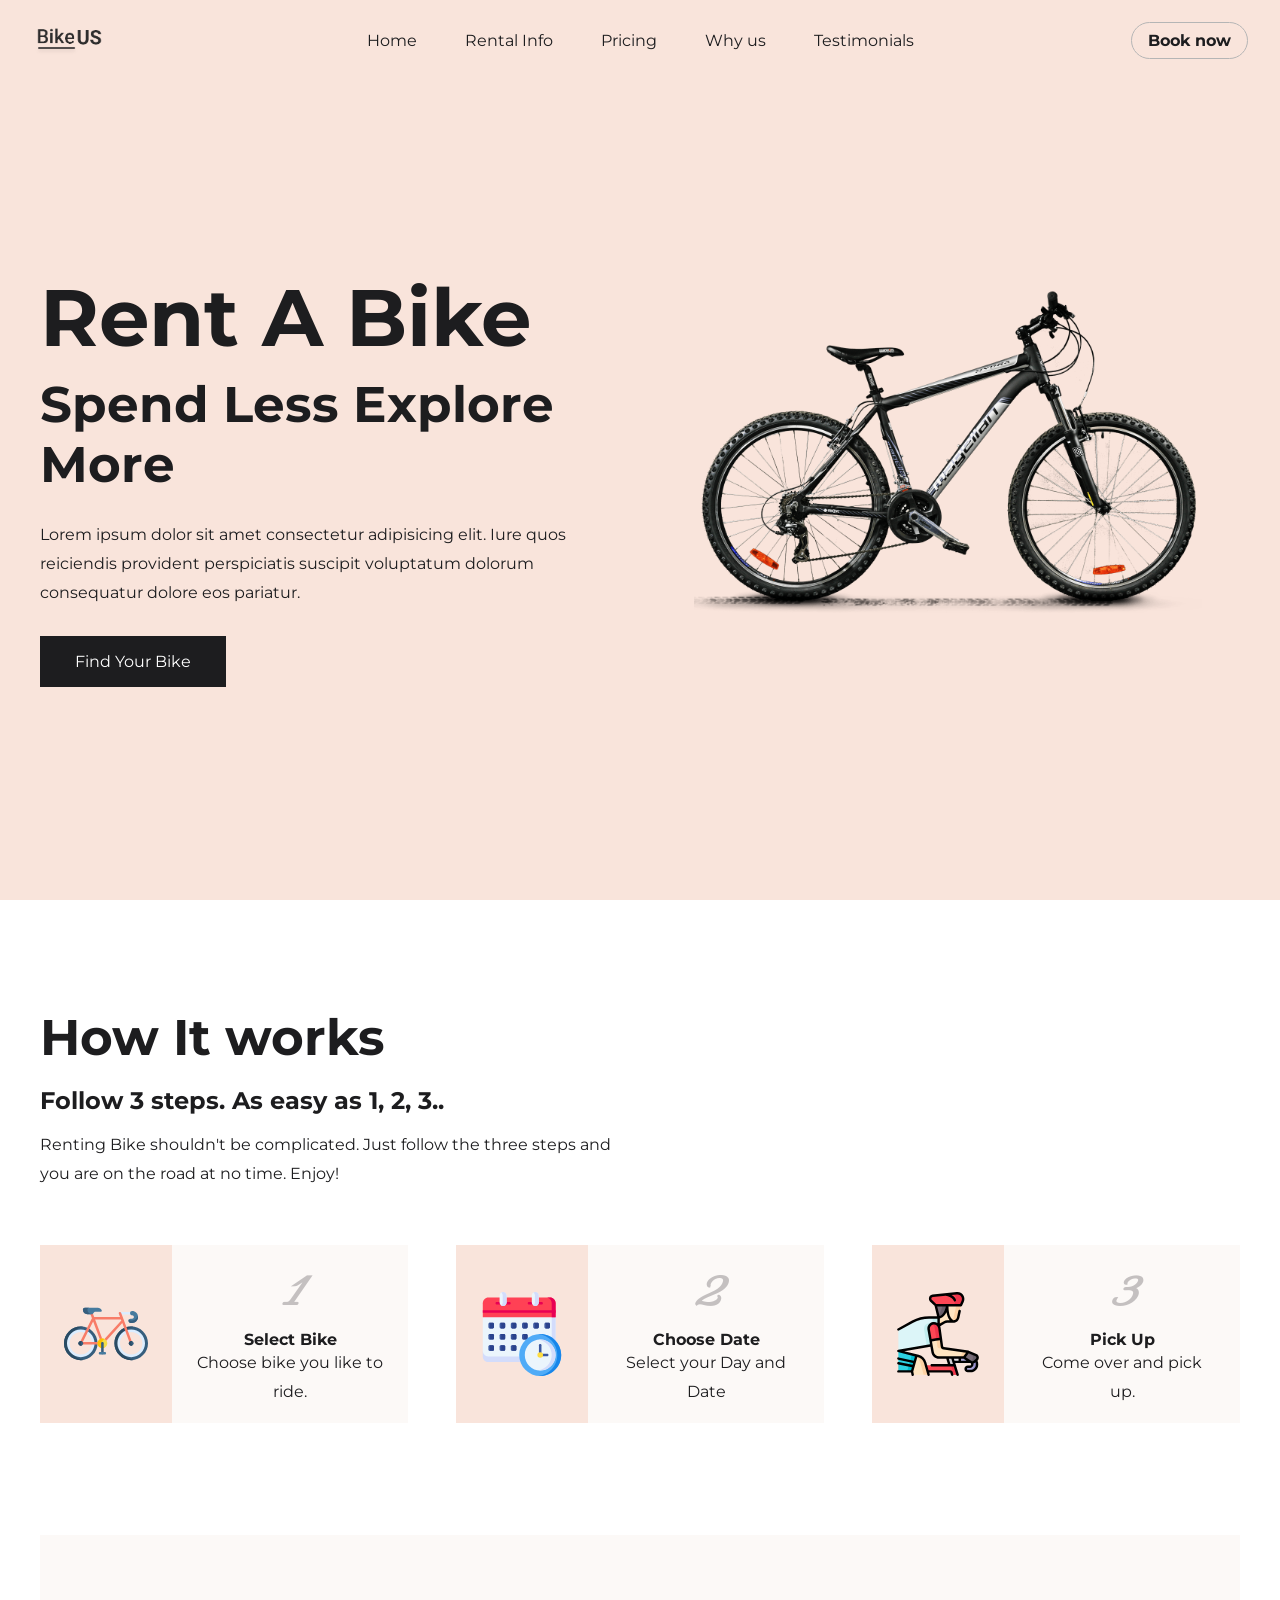
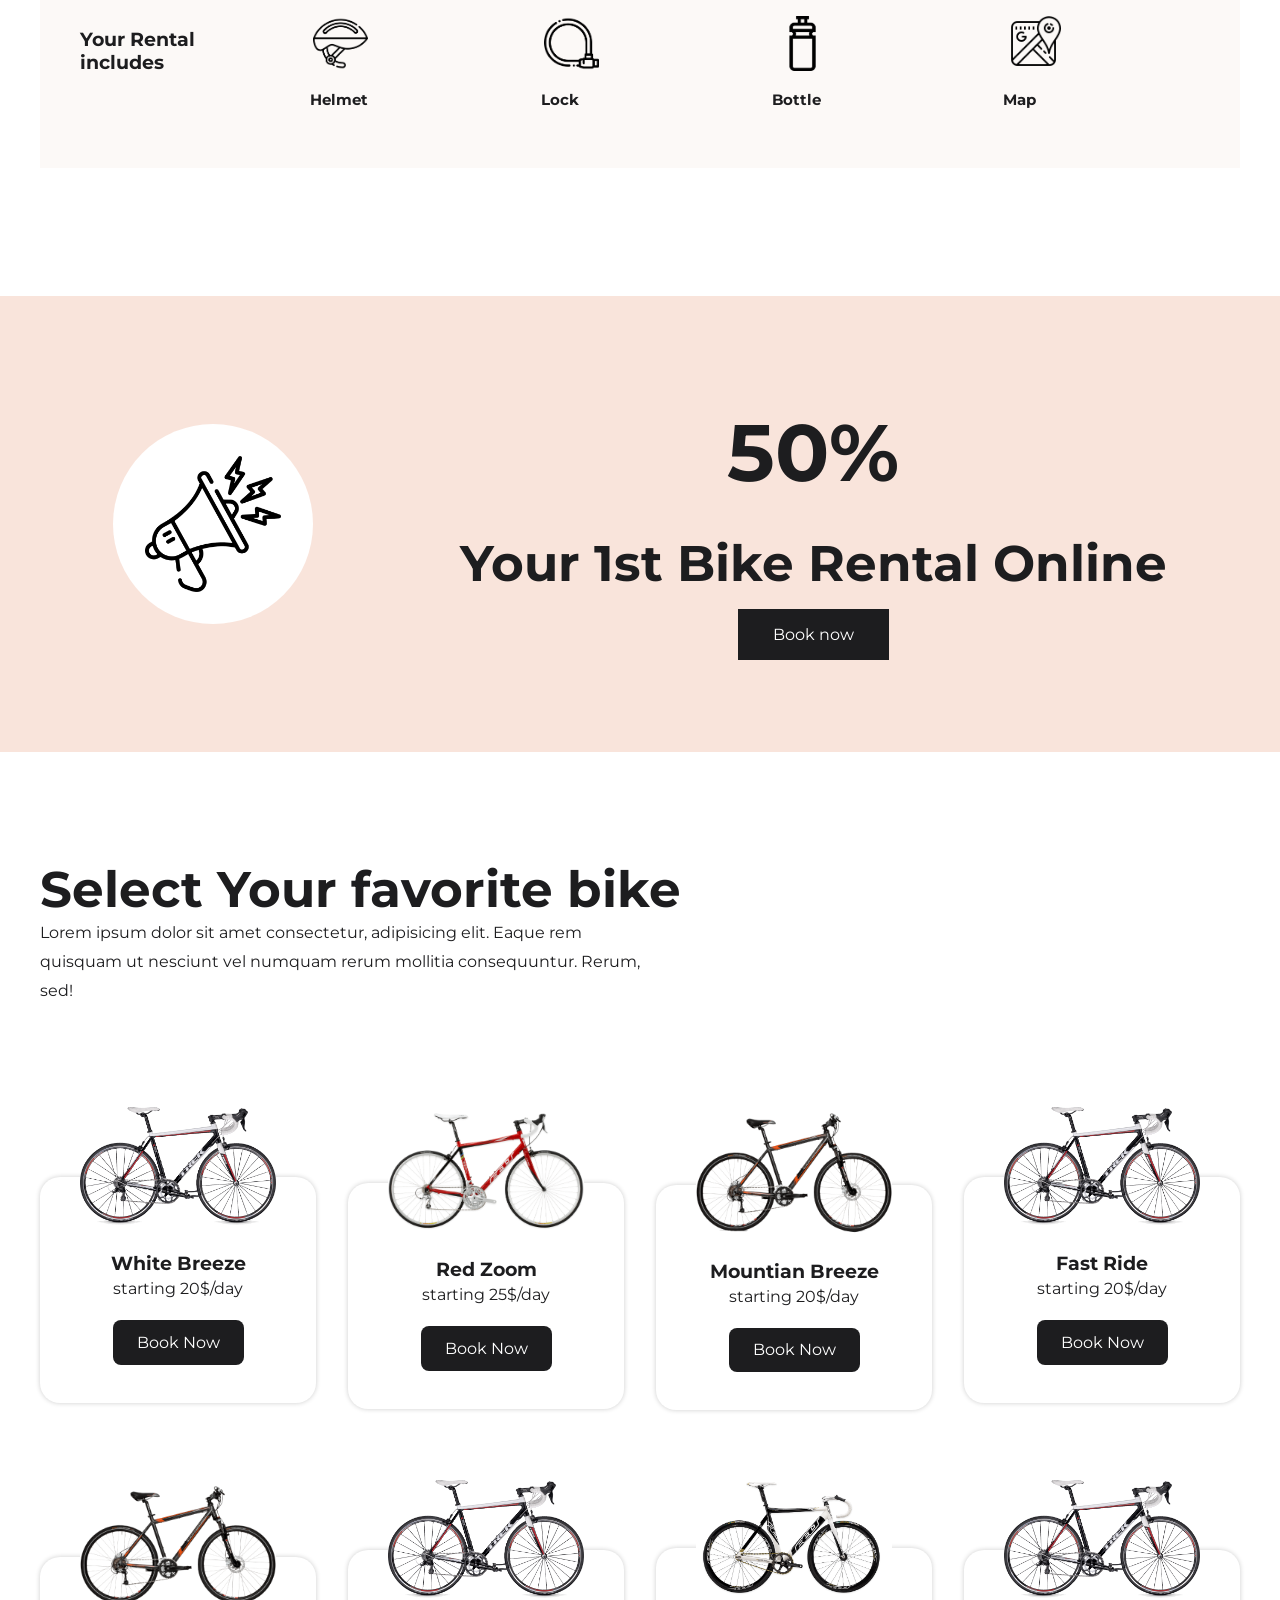
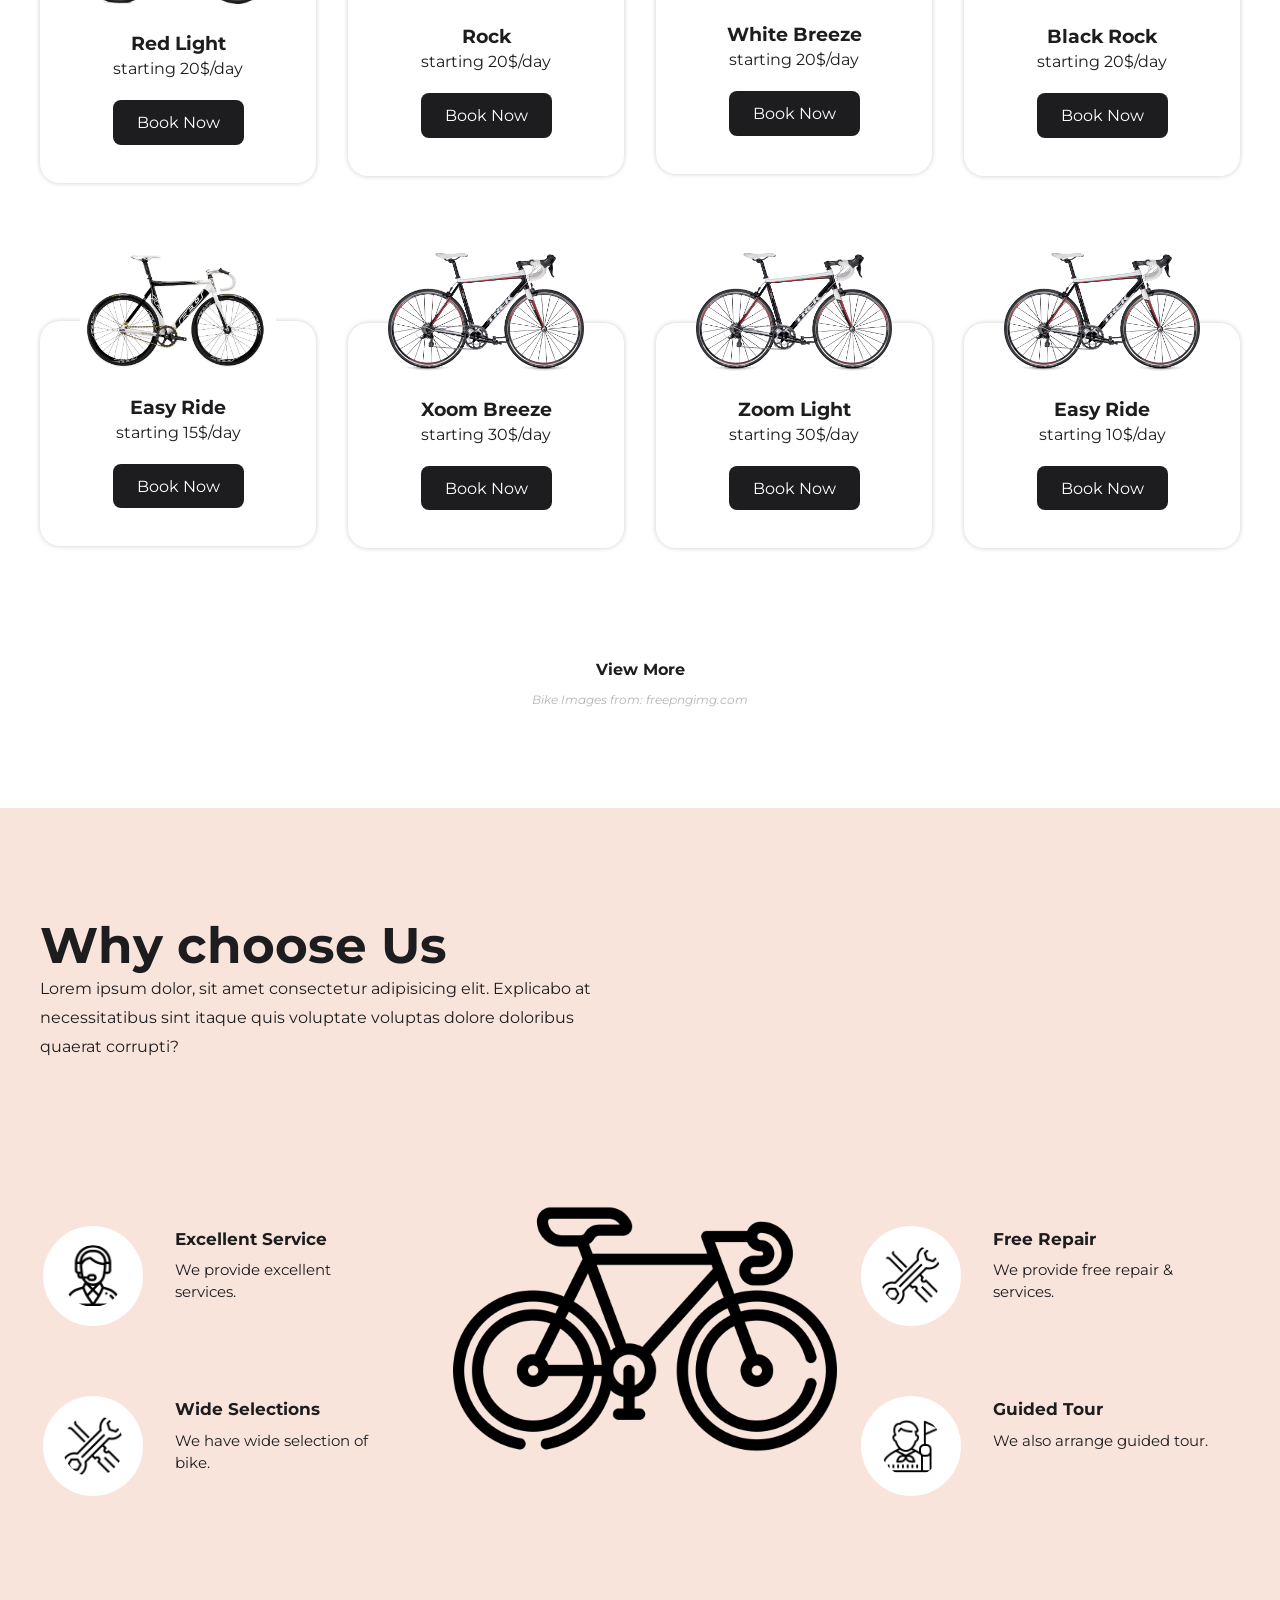
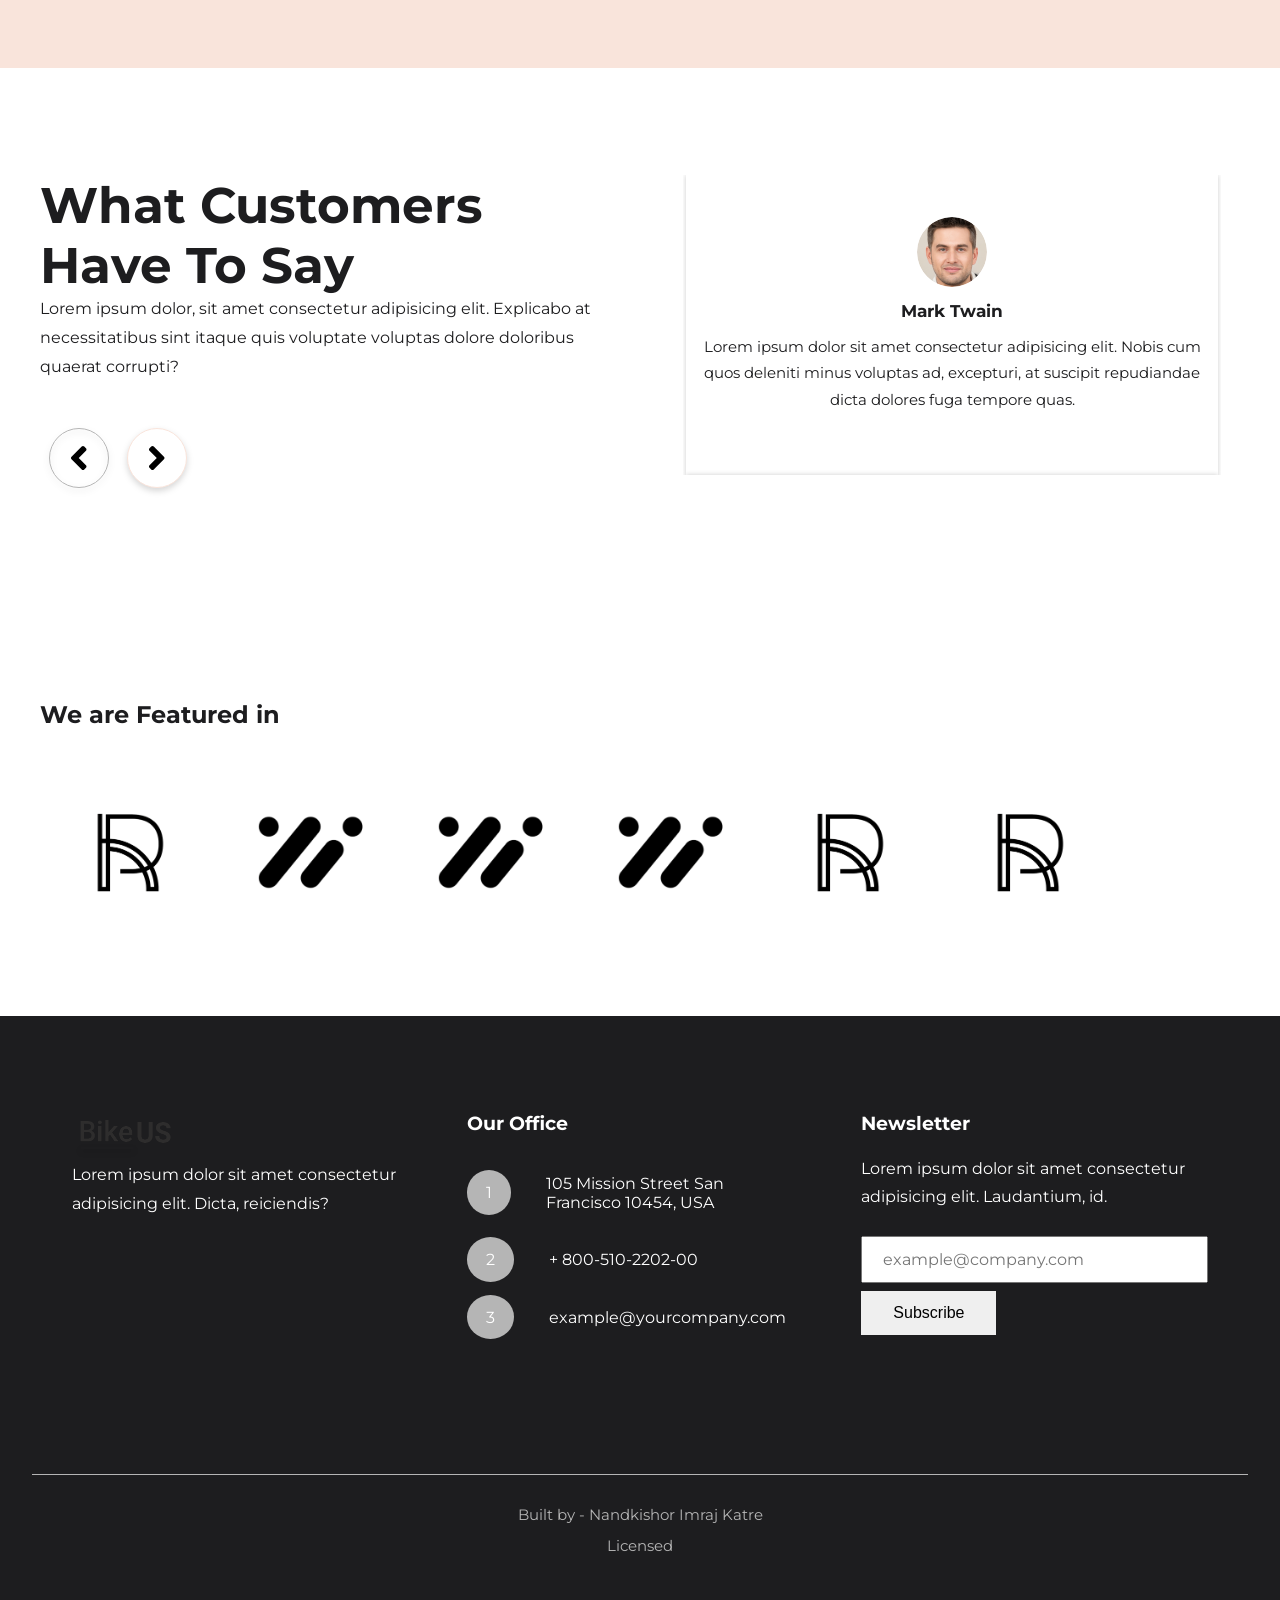
<file: projects/cycle/index.html>
<!DOCTYPE html>
<html lang="en">
  <head>
    <meta charset="UTF-8" />
    <meta http-equiv="X-UA-Compatible" content="IE=edge" />
    <meta name="viewport" content="width=device-width, initial-scale=1.0" />
    <!-- Font awesome -->
    <link href="./asset/css/style.css" rel="stylesheet" />
    <!-- Main style sheet -->
    <!-- <link href="css/style.css" rel="stylesheet" /> -->
    <title>BikeUS-Bike rental</title>
  </head>

  <body>
    <!-- Header -->
    <header class="header" id="header">
      <nav class="nav" id="nav">
        <a href="#"
          ><img src="./asset/images/logo.png" class="logo" alt="site logo"
        /></a>
        <div class="nav_menu" id="nav-menu">
          <ul class="nav_list">
            <li class="nav_item"><a href="#" class="nav_link">Home</a></li>
            <li class="nav_item">
              <a href="#about" class="nav_link">Rental Info</a>
            </li>
            <li class="nav_item">
              <a href="#select" class="nav_link">Pricing</a>
            </li>
            <li class="nav_item">
              <a href="#featured" class="nav_link">Why us</a>
            </li>
            <li class="nav_item">
              <a href="#testimonials" class="nav_link">Testimonials</a>
            </li>
          </ul>
        </div>
        <div class="book-cta"><a href="">Book now</a></div>
        <div class="nav_toggle" id="nav-toggle">
          <i class="fas fa-bars icon"></i>
        </div>
      </nav>
    </header>
    <!-- Main -->
    <!-- Section Hero -->
    <section class="hero">
      <div class="container bd-grid">
        <div class="left-col">
          <h1 class="heading">Rent A Bike</h1>
          <h2 class="sub-heading">Spend Less Explore More</h2>
          <p class="description">
            Lorem ipsum dolor sit amet consectetur adipisicing elit. Iure quos
            reiciendis provident perspiciatis suscipit voluptatum dolorum
            consequatur dolore eos pariatur.
          </p>
          <a href="#select" class="primary-cta">Find Your Bike</a>
        </div>
        <div class="hero-img">
          <img
            src="./asset/images/hero.png"
            class="hero-img"
            alt="Hero Image"
          />
        </div>
      </div>
    </section>
    <!-- Section How it Work -->
    <section class="info" id="about">
      <div class="container bd-grid">
        <h2 class="section-heading">How It works</h2>
        <h3 class="section-sub-heading">
          Follow 3 steps. As easy as 1, 2, 3..
        </h3>
        <p class="description">
          Renting Bike shouldn't be complicated. Just follow the three steps and
          <br />
          you are on the road at no time. Enjoy!
        </p>
        <!-- Info cards -->
        <div class="cards">
          <div class="card">
            <div class="card-header">
              <div class="card-image">
                <img src="./asset/images/bicycle.svg" alt="bike icon" />
              </div>
            </div>
            <div class="card-body">
              <div class="card-body-text">
                <h1>1</h1>
                <h4>Select Bike</h4>
                <p class="description">Choose bike you like to ride.</p>
              </div>
            </div>
          </div>
          <div class="card">
            <div class="card-header">
              <div class="card-image">
                <img src="./asset/images/schedule.svg" alt="bike icon" />
              </div>
            </div>
            <div class="card-body">
              <div class="card-body-text">
                <h1>2</h1>
                <h4>Choose Date</h4>
                <p class="description">Select your Day and Date</p>
              </div>
            </div>
          </div>
          <div class="card">
            <div class="card-header">
              <div class="card-image">
                <img src="./asset/images/cyclist.svg" alt="bike icon" />
              </div>
            </div>
            <div class="card-body">
              <div class="card-body-text">
                <h1>3</h1>
                <h4>Pick Up</h4>
                <p class="description">Come over and pick up.</p>
              </div>
            </div>
          </div>
        </div>
        <!-- Package includes -->
        <div class="package">
          <div class="container bd-grid">
            <h3>Your Rental includes</h3>
            <div class="package-item">
              <div class="package-list">
                <img src="./asset/images/helmet.png" alt="icon helmet" />
                <p>Helmet</p>
              </div>
              <div class="package-list">
                <img src="./asset/images/lock.png" alt="icon Lock" />
                <p>Lock</p>
              </div>
              <div class="package-list">
                <img src="./asset/images/water-bottle.png" alt="icon bottle" />
                <p>Bottle</p>
              </div>
              <div class="package-list">
                <img src="./asset/images/map.png" alt="icon map" />
                <p>Map</p>
              </div>
            </div>
          </div>
        </div>
      </div>
    </section>
    <!-- Section Promotions -->
    <section class="promotions">
      <div class="container bd-grid">
        <div class="promo-image">
          <img
            src="./asset/images/megaphone.png"
            class="megaphone"
            alt="promotion image"
          />
        </div>
        <div class="promo-details">
          <h2 class="heading"><span>50%</span></h2>
          <h2 class="sub-heading">Your 1st Bike Rental Online</h2>
          <a href="#" class="primary-cta">Book now</a>
        </div>
      </div>
    </section>
    <!-- Section Bike selection -->
    <section class="bike-selection" id="select">
      <div class="container bd-grid">
        <h1 class="section-heading">Select Your favorite bike</h1>
        <p class="description">
          Lorem ipsum dolor sit amet consectetur, adipisicing elit. Eaque rem
          <br />
          quisquam ut nesciunt vel numquam rerum mollitia consequuntur. Rerum,
          <br />
          sed!
        </p>
        <div class="bike-list">
          <div class="card">
            <div class="card-header">
              <img src="./asset/images/bike1.png" alt="bike image" />
            </div>
            <div class="card-text">
              <h3>White Breeze</h3>
              <p class="description">starting 20$/day</p>
              <a href="" class="secondary-cta">Book Now</a>
            </div>
          </div>
          <div class="card">
            <div class="card-header">
              <img src="./asset/images/bike2.png" alt="bike image" />
            </div>
            <div class="card-text">
              <h3>Red Zoom</h3>
              <p class="description">starting 25$/day</p>
              <a href="" class="secondary-cta">Book Now</a>
            </div>
          </div>
          <div class="card">
            <div class="card-header">
              <img src="./asset/images/bike3.png" alt="bike image" />
            </div>
            <div class="card-text">
              <h3>Mountian Breeze</h3>
              <p class="description">starting 20$/day</p>
              <a href="" class="secondary-cta">Book Now</a>
            </div>
          </div>
          <div class="card">
            <div class="card-header">
              <img src="./asset/images/bike1.png" alt="bike image" />
            </div>
            <div class="card-text">
              <h3>Fast Ride</h3>
              <p class="description">starting 20$/day</p>
              <a href="" class="secondary-cta">Book Now</a>
            </div>
          </div>
          <div class="card">
            <div class="card-header">
              <img src="./asset/images/bike3 (1).png" alt="bike image" />
            </div>
            <div class="card-text">
              <h3>Red Light</h3>
              <p class="description">starting 20$/day</p>
              <a href="" class="secondary-cta">Book Now</a>
            </div>
          </div>
          <div class="card">
            <div class="card-header">
              <img src="./asset/images/bike1.png" alt="bike image" />
            </div>
            <div class="card-text">
              <h3>Rock</h3>
              <p class="description">starting 20$/day</p>
              <a href="" class="secondary-cta">Book Now</a>
            </div>
          </div>
          <div class="card">
            <div class="card-header">
              <img src="./asset/images/bike8.png" alt="bike image" />
            </div>
            <div class="card-text">
              <h3>White Breeze</h3>
              <p class="description">starting 20$/day</p>
              <a href="" class="secondary-cta">Book Now</a>
            </div>
          </div>
          <div class="card">
            <div class="card-header">
              <img src="./asset/images/bike1.png" alt="bike image" />
            </div>
            <div class="card-text">
              <h3>Black Rock</h3>
              <p class="description">starting 20$/day</p>
              <a href="" class="secondary-cta">Book Now</a>
            </div>
          </div>
          <div class="card">
            <div class="card-header">
              <img src="./asset/images/bike8 (1).png" alt="bike image" />
            </div>
            <div class="card-text">
              <h3>Easy Ride</h3>
              <p class="description">starting 15$/day</p>
              <a href="" class="secondary-cta">Book Now</a>
            </div>
          </div>
          <div class="card">
            <div class="card-header">
              <img src="./asset/images/bike1.png" alt="bike image" />
            </div>
            <div class="card-text">
              <h3>Xoom Breeze</h3>
              <p class="description">starting 30$/day</p>
              <a href="" class="secondary-cta">Book Now</a>
            </div>
          </div>
          <div class="card">
            <div class="card-header">
              <img src="./asset/images/bike1.png" alt="bike image" />
            </div>
            <div class="card-text">
              <h3>Zoom Light</h3>
              <p class="description">starting 30$/day</p>
              <a href="" class="secondary-cta">Book Now</a>
            </div>
          </div>
          <div class="card">
            <div class="card-header">
              <img src="./asset/images/bike1.png" alt="bike image" />
            </div>
            <div class="card-text">
              <h3>Easy Ride</h3>
              <p class="description">starting 10$/day</p>
              <a href="" class="secondary-cta">Book Now</a>
            </div>
          </div>
        </div>
        <div class="view-more">
          <a href="#">View More</a>
          <!-- Remove This line -->
          <p
            style="
              font-size: 12px;
              padding: 0.8rem;
              font-weight: lighter;
              color: var(--dark-light);
              font-style: italic;
            "
          >
            Bike Images from: freepngimg.com
          </p>
        </div>
      </div>
    </section>
    <!-- Section Why Us -->
    <section class="why-us" id="featured">
      <div class="container bd-grid">
        <h1 class="section-heading">Why choose Us</h1>
        <p class="description">
          Lorem ipsum dolor, sit amet consectetur adipisicing elit. Explicabo at
          <br />
          necessitatibus sint itaque quis voluptate voluptas dolore doloribus
          <br />
          quaerat corrupti?
        </p>
        <div class="why-us-list">
          <div class="why-us-info-boxes">
            <div class="why-us-box">
              <div class="why-us-content">
                <div class="why-us-text">
                  <h3>Excellent Service</h3>
                  <p>We provide excellent services.</p>
                </div>
                <img
                  src="./asset/images/support.png"
                  class="icons"
                  alt="service icon"
                />
              </div>
            </div>
            <div class="why-us-content">
              <div class="why-us-text">
                <h3>Wide Selections</h3>
                <p>We have wide selection of bike.</p>
              </div>
              <img
                src="./asset/images/services.png"
                class="icons"
                alt="service icon"
              />
            </div>
          </div>
          <div class="why-us-info-boxes">
            <div class="why-us-content">
              <img
                src="./asset/images/bicycle.png"
                class="big-bike"
                alt="big icon"
              />
            </div>
          </div>
          <div class="why-us-info-boxes">
            <div class="why-us-box">
              <div class="why-us-content">
                <div class="why-us-text">
                  <h3>Free Repair</h3>
                  <p>We provide free repair & services.</p>
                </div>
                <img
                  src="./asset/images/services.png"
                  class="icons"
                  alt="service icon"
                />
              </div>
            </div>
            <div class="why-us-content">
              <div class="why-us-text">
                <h3>Guided Tour</h3>
                <p>We also arrange guided tour.</p>
              </div>
              <img
                src="./asset/images/guide.png"
                class="icons"
                alt="service icon"
              />
            </div>
          </div>
        </div>
      </div>
    </section>
    <!-- Section Testimonials -->
    <section class="testimonial" id="testimonials">
      <div class="container bd-grid">
        <div class="testimonial-inner">
          <div class="section-intro">
            <h1 class="section-heading">What Customers Have To Say</h1>
            <p class="description">
              Lorem ipsum dolor, sit amet consectetur adipisicing elit.
              Explicabo at necessitatibus sint itaque quis voluptate voluptas
              dolore doloribus quaerat corrupti?
            </p>
            <div class="control">
              <img
                src="./asset/images/left.png"
                alt="icon arrow left"
                id="left"
                class="control-arrow"
              />
              <img
                src="./asset/images/right.png"
                alt="icon arrow right"
                id="right"
                class="control-arrow"
              />
            </div>
          </div>
          <div class="testimonial-box">
            <div id="slide">
              <div class="card">
                <div class="profile">
                  <img src="./asset/images/avatar1.png" alt="avatar image" />
                  <h3>Mark Twain</h3>
                </div>
                <p class="description">
                  Lorem ipsum dolor sit amet consectetur adipisicing elit. Nobis
                  cum quos deleniti minus voluptas ad, excepturi, at suscipit
                  repudiandae dicta dolores fuga tempore quas.
                </p>
              </div>
              <div class="card">
                <div class="profile">
                  <img src="./asset/images/avatar1.png" alt="avatar image" />
                  <h3>Avater 2</h3>
                </div>
                <p class="description">
                  Lorem ipsum dolor sit amet consectetur adipisicing elit. Nobis
                  cum quos deleniti minus voluptas ad, excepturi, at suscipit
                  repudiandae dicta dolores fuga tempore quas.
                </p>
              </div>
              <div class="card">
                <div class="profile">
                  <img src="./asset/images/avatar1.png" alt="avatar image" />
                  <h3>Avater 2</h3>
                </div>
                <p class="description">
                  Lorem ipsum dolor sit amet consectetur adipisicing elit. Nobis
                  cum quos deleniti minus voluptas ad, excepturi, at suscipit
                  repudiandae dicta dolores fuga tempore quas.
                </p>
              </div>
              <div class="card">
                <div class="profile">
                  <img src="./asset/images/avatar1.png" alt="avatar image" />
                  <h3>Mark Twain</h3>
                </div>
                <p class="description">
                  Lorem ipsum dolor sit amet consectetur adipisicing elit. Nobis
                  cum quos deleniti minus voluptas ad, excepturi, at suscipit
                  repudiandae dicta dolores fuga tempore quas.
                </p>
              </div>
            </div>
          </div>
        </div>
      </div>
    </section>
    <!-- Section Featured -->
    <section class="featured">
      <div class="container bd-grid">
        <h2>We are Featured in</h2>
        <ul class="featured-list">
          <li class="featured-item">
            <img src="./asset/images/company1.png" alt="icon tripadvisor" />
          </li>
          <li class="featured-item">
            <img src="./asset/images/company2.png" alt="icon BBC" />
          </li>
          <li class="featured-item">
            <img src="./asset/images/company2.png" alt="icon wired" />
          </li>
          <li class="featured-item">
            <img src="./asset/images/company2.png" alt="icon news" />
          </li>
          <li class="featured-item">
            <img src="./asset/images/company1.png" alt="icon news" />
          </li>
          <li class="featured-item">
            <img src="./asset/images/company1.png" alt="icon news" />
          </li>
        </ul>
      </div>
    </section>
    <!-- Section Footer -->
    <footer class="footer">
      <div class="container bd-grid">
        <div class="footer-content">
          <div class="footer-about">
            <img
              src="./asset/images/logo.png"
              alt="footer logo"
              class="footer-logo"
            />
            <p class="description">
              Lorem ipsum dolor sit amet consectetur adipisicing elit. Dicta,
              reiciendis?
            </p>
          </div>
          <div class="footer-menu">
            <h3>Our Office</h3>
            <div class="footer-menu-item">
              <span>1</span>
              <p>105 Mission Street San Francisco 10454, USA</p>
            </div>
            <div class="footer-menu-item">
              <span>2</span>
              <p>+ 800-510-2202-00</p>
            </div>
            <div class="footer-menu-item">
              <span>3</span>
              <p>example@yourcompany.com</p>
            </div>
          </div>
          <div class="footer-menu">
            <h3>Newsletter</h3>
            <p class="description">
              Lorem ipsum dolor sit amet consectetur adipisicing elit.
              Laudantium, id.
            </p>
            <form action="POST">
              <input type="text" placeholder="example@company.com" />
              <input type="button" class="button" value="Subscribe" />
            </form>
          </div>
        </div>
      </div>
      <div class="copyright">
        <span></span> Built by -
        <a href="#" target="_blank">Nandkishor Imraj Katre</a>
        <p>Licensed</p>
      </div>
    </footer>
    <!--MAIN JS-->
    <script src="./asset/js/script.js"></script>
  </body>
</html>
</file>
<file: projects/cycle/asset/css/style.css>
/*--
  Author: Dorjee T
  Author URL: http://dthinley.com
  License: Creative Commons Attribution 3.0 Unported
  License URL: http://creativecommons.org/licenses/by/3.0/
--*/


/*--GOOGLE FONT--*/

@import url('https://fonts.googleapis.com/css2?family=Montserrat:wght@200;300;400;600&display=swap');
@import url('https://fonts.googleapis.com/css2?family=MonteCarlo&display=swap');

/*--CSS VARIABLES--*/

:root {
    --header-height: 4rem;
    /*--Font Weight--*/
    --font-medium: 500;
    --font-semi-bold: 600;
    --font-bold: 700;
    /*--Colors--*/
    --primary-color: #F9E4DB;
    --secondary-color: #FCF9F7;
    --footer-color: #323232;
    --white-color: #FFF;
    --dark-color: #1D1D1F;
    --dark-light: #B5B5B5;
    /*--font/typography--*/
    --body-font: 'Montserrat', sans-serif;
    --big-font: 2rem;
    --biggest-font: 2.5rem;
    --normal-font: .9rem;
    --small-font: .8rem;
}

@media screen and (min-width: 768px) {
     :root {
        /*--font/typography--*/
        --big-font: 1.5rem;
        --bigger-font: 3.1rem;
        --biggest-font: 5rem;
        --normal-font: 1rem;
        --small-font: .92rem;
    }
}

@media screen and (max-width: 832px) {
     :root {
        /*--font/typography--*/
        --big-font: 1rem;
        --bigger-font: 2rem;
        --biggest-font: 3rem;
    }
}


/*--BASE STYLE--*/

*,
::before,
::after {
    box-sizing: border-box;
}

html {
    scroll-behavior: smooth;
}

body {
    margin: 0;
    font-family: var(--body-font);
    font-size: var(--normal-font);
    color: var(--dark-color);
}

h1,
h2,
h3,
h4,
p,
ul {
    margin: 0;
}

ul {
    padding: 0;
    list-style: none;
}

a {
    text-decoration: none;
    color: var(--dark-color);
}

img {
    display: block;
    width: 100%;
}


/*--Website Logo--*/

.logo {
    max-width: 70px;
}


/*--Common container and Grid--*/

.container {
    padding: 2rem 1.5rem;
}

.bd-grid {
    max-width: 1390px;
    display: grid;
    grid-template-columns: 100%;
    column-gap: 2rem;
    width: calc(100% - 2rem);
    margin-left: 1rem;
    margin-right: 1rem;
}


/*--Section--*/

section {
    margin-top: calc(var(--header-height) - 4rem);
    padding: 3.5rem 0;
}


/*--Section Heading--*/

.section-heading {
    font-size: var(--bigger-font);
    padding-top: 1.2rem;
}

.section-sub-heading {
    font-size: var(--big-font);
    padding-top: 1.2rem;
    padding-bottom: 1rem;
}


/*--Heading--*/

.heading {
    font-size: var(--biggest-font);
}

.sub-heading {
    font-size: var(--bigger-font);
}


/*--Paragraph(Description Style)--*/

.description {
    line-height: 1.8;
    padding-bottom: 1rem;
}


/*--Button/CTA --*/

.primary-cta {
    background: var(--dark-color);
    color: var(--white-color);
    padding: 1rem 2.2rem;
    transition: .5s ease-in-out;
}

.primary-cta:hover {
    background: var(--white-color);
    color: var(--dark-color);
    transform: translateY(100px);
    border: 1px solid var(--dark-color);
}

.secondary-cta {
    display: inline-block;
    border-radius: .5rem;
    background: var(--dark-color);
    color: var(--white-color);
    padding: .8rem 1.5rem;
    transition: .5s ease-in-out;
}

.secondary-cta:hover {
    background: var(--primary-color);
    color: var(--dark-color);
    transform: translateX(5px);
}


/*--Top corner Book now Btn --*/

.book-cta a {
    font-weight: var(--font-bold);
    border: .1px solid var(--dark-light);
    padding: .5rem 1rem;
    border-radius: 2rem;
    transition: .2s ease-in;
}

.book-cta a:hover {
    background: var(--dark-light);
}


/*--Header --*/

.header {
    width: 100%;
    position: fixed;
    height: var(--header-height);
    top: 0;
    left: 0;
    padding: .5rem 2rem;
    z-index: 10;
    transition: .5s ease-out;
}

.header-scroll {
    width: 100%;
    height: 60px;
    position: fixed;
    top: 0;
    left: 0;
    z-index: 10;
    padding: 0 2rem;
    background-color: var(--secondary-color);
    box-shadow: rgba(0, 0, 0, 0.1) 0px 1px 3px 0px, rgba(0, 0, 0, 0.06) 0px 1px 2px 0px;
    transition: .5s ease-out;
}


/*---Site Navigation---*/

.nav {
    height: var(--header-height);
    display: flex;
    justify-content: space-between;
    align-items: center;
}


/*---ACTIVE LINK---*/

.active_link {
    position: relative;
    color: black;
    font-weight: 600;
    display: inline-block;
}

.active_link::before {
    content: '';
    position: absolute;
    bottom: -.70rem;
    width: 100%;
    height: 1px;
    background: var(--dark-light);
    left: 0;
    z-index: -1;
}

@media screen and (max-width: 768px) {
    .nav_menu {
        position: fixed;
        top: 3.8rem;
        left: 100%;
        width: 100%;
        height: 100vh;
        padding: 3rem;
        background-color: var(--white-color);
        transition: 0.5s;
    }
}

.nav_item {
    margin-bottom: 2.3rem;
    padding: 1rem 0;
    font-size: 1.4rem;
    border-bottom: 1px solid rgb(196, 192, 192);
}

.nav_item a {
    color: var(--dark-color);
}

.nav_toggle {
    font-size: 2rem;
    cursor: pointer;
    color: var(--third-color);
}

.show {
    left: 0;
}


/*--Hero Section --*/

.hero {
    background: var(--primary-color);
    height: 100vh;
}

.hero .left-col {
    padding-top: 2.5rem;
}

.hero .left-col .heading {
    padding-bottom: .5rem;
}

.hero .left-col .sub-heading {
    padding-bottom: .5rem;
}

.hero .left-col .description {
    padding-top: 1.2rem;
    padding-bottom: 2.8rem;
}

.hero-img {
    padding: 1.2rem;
    transition: .5s ease-in-out;
    cursor: pointer;
}

.hero-img {
    animation: bike 2s ease-in-out infinite alternate;
    transform-origin: bottom;
}

@keyframes bike {
    from {
        transform: translateY(-5px);
    }
    to {
        transform: translateY(5px);
    }
}


/*-- Section How it Work --*/

.info .cards {
    margin: 2.5rem 0;
    cursor: pointer;
}

.info .cards .card {
    margin-bottom: 2rem;
    text-align: center;
}

.info .card:hover .card-body-text h1 {
    color: var(--dark-color);
}

.info .cards .card-header {
    background: var(--primary-color);
    padding: 1rem;
}

.card-image {
    max-width: 100px;
    min-width: 100px;
    padding: .5rem;
}

.info .cards .card-body {
    background: var(--secondary-color);
    padding: 0 1.5rem;
}

.card-body-text h1 {
    font-size: var(--bigger-font);
    font-style: italic;
    color: rgb(196, 192, 192);
    font-family: 'MonteCarlo', cursive;
}

.info .cards .card-header {
    display: flex;
    justify-content: center;
}


/*--Package styles --*/

.package {
    background: var(--secondary-color);
    padding: 1.2rem 0;
    margin: 2.5rem 0;
}

.package-item {
    display: grid;
    grid-template-columns: repeat(4, 1fr);
    width: 100%;
    grid-gap: .2rem;
    justify-content: space-around;
}

.package-list {
    margin-top: 1.2rem;
    max-width: 100px;
    padding: .5rem;
    cursor: pointer;
}

.package-list img {
    padding: .2rem;
}

.package-list img:hover {
    background: var(--primary-color);
    border-radius: 50%;
    transition: .2s ease;
    padding: .5rem;
}

.package-list p {
    padding-top: 1rem;
    font-size: var(--small-font);
    font-weight: var(--font-bold);
}


/*-- Section Promotions --*/

.promotions {
    background: var(--primary-color);
}

.promotions .container {
    display: flex;
    flex-direction: column;
    justify-content: space-around;
    padding: 2.5rem;
    align-items: center;
}

.promo-image {
    background: var(--white-color);
    border-radius: 50%;
    max-width: 200px;
    padding: 2rem;
    margin: 2rem;
}

.promo-details {
    text-align: center;
}

.promo-details .sub-heading {
    margin: 2rem;
}

.megaphone {
    animation: promo 2s ease-in-out infinite alternate;
}

@keyframes promo {
    from {
        transform: translateX(0)
    }
    to {
        transform: translateX(20px)
    }
}


/*-- Section Why Choose Us --*/

.why-us {
    background: var(--primary-color);
}

.why-us-box {
    margin: 2rem 0;
    padding: 2rem 0;
}

.why-us-content {
    display: flex;
    cursor: pointer;
}

.why-us-content:hover img {
    transition: .5s ease-in-out;
}

.why-us-content:hover img {
    transform: translateY(1px);
    background-image: url('../images/bg.png');
    background-position: center;
    background-size: cover;
    padding: .5rem;
}

.why-us-content:hover .big-bike {
    background: none;
}

.why-us-content .big-bike {
    max-width: 400px;
    background: none;
    border-radius: 10%;
    padding: .5rem;
    margin: 2rem;
    animation: bounce 3s ease-in-out infinite alternate;
}

@keyframes bounce {
    from {
        transform: translateY(-10px)
    }
    to {
        transform: translateY(10px)
    }
}

.why-us-text {
    font-size: var(--small-font);
    line-height: 1.5;
    padding-right: 1.2rem;
    flex-basis: 80%;
}

.why-us-text:nth-child(1) {
    order: 2;
    padding-left: 2rem;
}

.why-us-text p {
    padding: .5rem 0;
}

.icons {
    background: var(--white-color);
    max-width: 100px;
    max-height: 100px;
    padding: 1.2rem;
    box-sizing: border-box;
    border-radius: 50%;
}

.why-us-content .big-bike {
    display: none;
}


/*-- Section Bike selection --*/

.bike-list .card {
    justify-content: center;
    margin-bottom: 2rem;
}

.bike-list .card:hover .card-header img {
    transform: translateY(10px);
}

.bike-list .card .card-header {
    display: flex;
    padding: 0 2.5rem;
    align-items: center;
}

.bike-list .card .card-header img {
    background: var(--white-color);
    transition: .5s ease-out;
}

.bike-list .card .card-text {
    text-align: center;
    box-shadow: 0px 0px 5px 0px rgba(0, 0, 0, 0.2);
    padding: 75px 20px 38px 20px;
    border-radius: 20px;
    background: #fff;
    margin: -50px 0px 0px 0px;
}

.view-more {
    text-align: center;
    font-weight: var(--font-bold);
}

.view-more:hover a {
    color: var(--dark-light);
}


/*-- Section Testimonial --*/

.testimonial-box {
    height: 300px;
    position: relative;
    padding: 2.5rem;
    margin: 1.2rem;
    overflow: hidden;
}

.testimonial-list {
    display: block;
}

.profile {
    display: flex;
    flex-direction: column;
    align-items: center;
    padding-top: 2rem;
}

.profile img {
    width: 70px;
    border-radius: 50%;
}

.profile h3 {
    margin: .8rem 0;
}

#slide {
    width: 100%;
    position: absolute;
    top: 0;
    left: 0;
    transition: .5s ease-out;
}

.testimonial-box #slide .card {
    height: 300px;
    padding: 10px;
    box-shadow: 0px 0px 5px 0px rgba(0, 0, 0, 0.2);
    margin: 0 .2rem;
    text-align: center;
    font-size: var(--small-font);
}

.control {
    display: flex;
    width: 150px;
    padding: 1.5rem 0;
    cursor: pointer;
}


/*-- Section Featured --*/

.featured-list {
    display: flex;
    flex-wrap: wrap;
    align-items: center;
}

.featured-item {
    margin-top: 2rem;
    max-width: 120px;
    padding: 2rem;
}


/*-- Section Footer --*/

.footer {
    background: var(--dark-color);
    color: var(--white-color);
    padding: 2rem;
}

.footer-content {
    padding: 2rem 0;
}

.footer-logo {
    max-width: 100px;
}

.footer-menu {
    margin-bottom: 2rem;
}

.footer-menu h3 {
    margin-bottom: 1.2rem;
}

.footer-menu-item {
    display: flex;
    align-items: center;
}

.footer-menu-item span {
    background: var(--dark-light);
    padding: .8rem 1.2rem;
    border-radius: 50%;
    margin-right: 1rem;
    transition: .5s ease-in-out;
}

.footer-menu-item span:hover {
    background: var(--primary-color);
    color: var(--dark-color);
}

.footer-menu-item p {
    padding: 1.2rem;
}


/*--FORM STYLE--*/

input[type=text] {
    width: 100%;
    padding: 12px 20px;
    margin: 8px 0;
    box-sizing: border-box;
    font-family: inherit;
    font-size: 1rem;
}

input[type=button] {
    padding: .8rem 2rem;
    border: none;
    cursor: pointer;
    font-size: var(--normal-font);
}

input[type=button]:hover {
    background: var(--primary-color);
}


/*--Copyright--*/

.copyright {
    text-align: center;
    font-size: var(--small-font);
    color: var(--dark-light);
}

.copyright span {
    display: block;
    height: .8px;
    background: var(--dark-light);
    margin: 2rem 0;
}

.copyright a {
    color: var(--dark-light);
}

.copyright p {
    margin: .8rem;
}


/*--Media Query--Screen size of min-width of 768px--*/

@media screen and (min-width: 769px) {
    body {
        margin: 0;
    }
    /*--Navigation--*/
    .nav_list {
        display: flex;
    }
    .nav_item {
        margin-left: 3rem;
        margin-bottom: 0;
        border: none;
        font-size: var(--normal-font);
    }
    .nav_toggle {
        display: none;
    }
    /*--Hero--*/
    .hero {
        display: flex;
    }
    .hero .container {
        display: grid;
        grid-template-columns: repeat(2, 1fr);
        justify-content: center;
        align-items: center;
    }
    /*--Section How it Work--*/
    .info .container .cards {
        display: grid;
        grid-template-columns: repeat(auto-fit, minmax(100px, 1fr));
        grid-column-gap: 3rem;
    }
    .package .container {
        display: flex;
        flex-direction: row;
        justify-content: start;
        align-content: center;
        align-items: center;
    }
    .package-list {
        padding-left: 1.9rem;
    }
    .promotions .container {
        display: flex;
        flex-direction: row;
    }
    /*--Section Bike selection--*/
    .bike-list {
        display: grid;
        grid-template-columns: repeat(auto-fit, minmax(250px, 1fr));
        grid-gap: 2rem;
        margin: 5rem 0;
    }
    /*--Section Why Us--*/
    .why-us-list {
        display: flex;
        box-sizing: border-box;
        padding: 1rem 0;
        align-items: center;
    }
    .why-us-content {
        padding: .2rem;
    }
    .why-us-content .big-bike {
        display: none;
    }
    /* --Section Featured--*/
    .featured-item {
        max-width: 180px;
        padding-right: 2rem;
        margin-top: 3rem;
    }
    .view-more {
        text-align: center;
    }
    /* --Section Testimonial--*/
    .testimonial-inner {
        display: grid;
        grid-template-columns: repeat(auto-fit, minmax(100px, 1fr));
        grid-gap: 3rem;
    }
    .footer-content {
        display: grid;
        grid-template-columns: repeat(3, 1fr);
        grid-gap: 3rem;
    }
}


/*---Media Query----Screen size of min-width:1024px*/

@media screen and (min-width: 1024px) {
    .bd-grid {
        margin-right: auto;
        margin-left: auto;
    }
    .hero-img {
        max-width: 700px;
    }
    .info .cards .card {
        display: flex;
    }
    .info .cards .card .card-header {
        display: flex;
        align-items: center;
    }
    .why-us-content .big-bike {
        display: block;
    }
}
</file>
